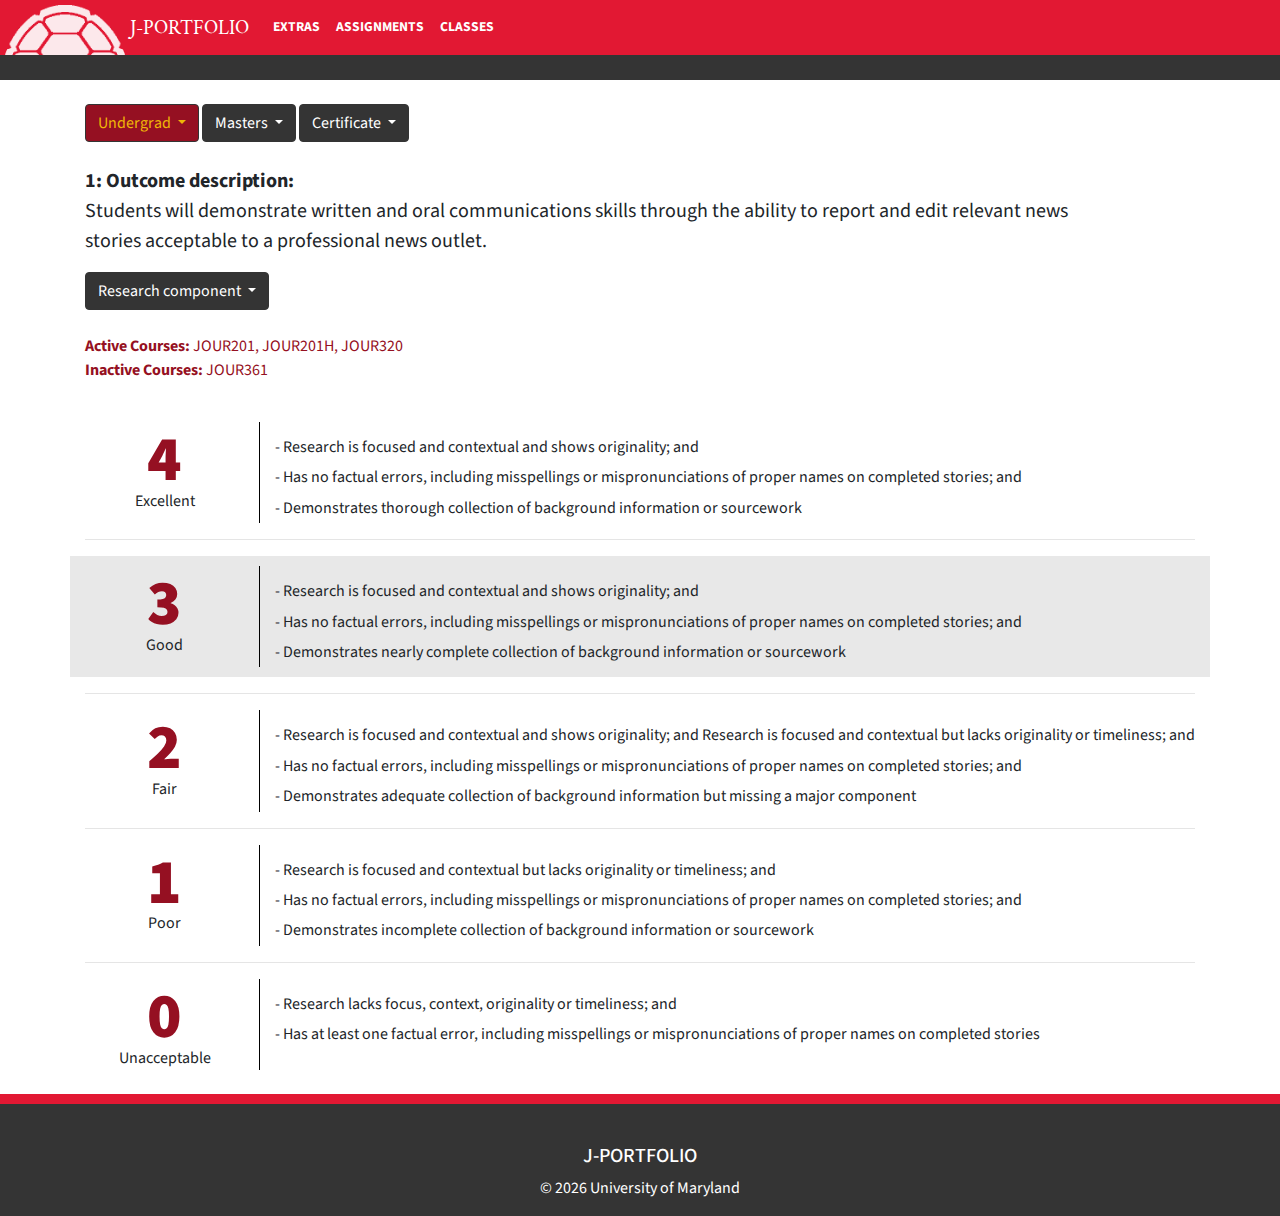
<file: index.html>
<!doctype html>
<html lang="en">
<head>
  <!-- Required meta tags -->
  <meta charset="utf-8">
  <meta name="viewport" content="width=device-width, initial-scale=1, shrink-to-fit=no">

  <!-- Bootstrap CSS & Google Fonts -->

  <link href="https://fonts.googleapis.com/css?family=Crimson+Text" rel="stylesheet">
  <link href="https://fonts.googleapis.com/css?family=Source+Sans+Pro" rel="stylesheet">
  <link rel="stylesheet" href="bootstrap/css/bootstrap.min.css">
  <link rel="stylesheet" href="bootstrap/css/custom-styles.css">

  <title>J-Portfolio | University of Maryland</title>

</head>

<body>

  <!-- Top Bar & Main Nav -->
  <nav class="navbar navbar-expand-lg navbar-dark bg-red">
    <img src="images/shell.gif" class="shell-header">
    <span class="navbar-brand">J-PORTFOLIO</span>
    <button class="navbar-toggler" type="button" data-toggle="collapse" data-target="#navbarSupportedContent" aria-controls="navbarSupportedContent" aria-expanded="false" aria-label="Toggle navigation">
      <span class="navbar-toggler-icon"></span>
    </button>

    <div class="collapse navbar-collapse" id="navbarSupportedContent">
      <ul class="navbar-nav mr-auto">
        <li class="nav-item">
          <a class="nav-link" href="#">Extras</a>
        </li>
        <li class="nav-item">
          <a class="nav-link" href="#">Assignments</a>
        </li>
        <li class="nav-item">
          <a class="nav-link" href="#">Classes</a>
        </li>
      </ul>
    </div>
  </nav>

  <!-- Black bar -->
  <nav class="navbar navbar-expand-lg navbar-light bg-black" style="min-height:25px;">

  </nav>

  <div class="container">

    <br>

    <!-- Undergrad button -->
    <div class="btn-group">
      <button type="button" class="btn btn-secondary dropdown-toggle selected" data-toggle="dropdown" aria-haspopup="true" aria-expanded="false">
        Undergrad
      </button>
      <div class="dropdown-menu">
        <a class="dropdown-item" href="#">Undergrad 1</a>
        <a class="dropdown-item" href="#">Undergrad 2</a>
        <a class="dropdown-item" href="#">Undergrad 3</a>
        <a class="dropdown-item" href="#">Undergrad 4</a>
        <a class="dropdown-item" href="#">Undergrad 5</a>
        <a class="dropdown-item" href="#">Undergrad 6</a>
        <a class="dropdown-item" href="#">Undergrad 7</a>
        <a class="dropdown-item" href="#">Undergrad 8</a>
      </div>
    </div>


    <!-- Grad button -->
    <div class="btn-group">
      <button type="button" class="btn btn-secondary dropdown-toggle" data-toggle="dropdown" aria-haspopup="true" aria-expanded="false">
        Masters
      </button>
      <div class="dropdown-menu">
        <a class="dropdown-item" href="#">Masters 1</a>
        <a class="dropdown-item" href="#">Masters 2</a>
        <a class="dropdown-item" href="#">Masters 3</a>
      </div>
    </div>


    <!-- Cert button -->
    <div class="btn-group">
      <button type="button" class="btn btn-secondary dropdown-toggle" data-toggle="dropdown" aria-haspopup="true" aria-expanded="false">
        Certificate
      </button>
      <div class="dropdown-menu">
        <a class="dropdown-item" href="#">Certificate 1</a>
      </div>
    </div>
    <br><br>
    <div class="row">
      <div class="col-12">

        <!-- Outcome desc -->
        <div class="outcomes-div">
          <p class="outcome-head"><strong>1: Outcome description:</strong><br>
            Students will demonstrate written and oral communications skills through the ability to report and edit relevant news stories acceptable to a professional news outlet.</p>
          </div>

          <!-- Component dropdown -->
          <div class="dropdown">
            <button class="btn btn-secondary dropdown-toggle" type="button" id="dropdownMenuButton" data-toggle="dropdown" aria-haspopup="true" aria-expanded="false">
              Research component
            </button>
            <div class="dropdown-menu" aria-labelledby="dropdownMenuButton">
              <a class="dropdown-item" href="#">Writing Component</a>
              <a class="dropdown-item" href="#">Editing Component</a>
              <a class="dropdown-item" href="#">Broadcast Writing Component</a>
              <a class="dropdown-item" href="#">Broadcast Editing Component</a>

            </div>
          </div>
          <br><p class="active-course"><strong>Active Courses:</strong> JOUR201, JOUR201H, JOUR320 </br>
          <strong>Inactive Courses:</strong> JOUR361 </p>
        </div>
      </div>
      <br>

      <!-- Excellent block -->
      <div class="row">
        <div class="col-12 col-lg-2 col-md-2 col-sm-4 big-number">
          <h1>4</h1>
          <span class="good-text">Excellent</span>
        </div>
        <div class="col-12 col-lg-10 col-md-10 col-sm-8 extra-leading">
          - Research is focused and contextual and shows originality; and
          <br>
          - Has no factual errors, including misspellings or mispronunciations of proper names on completed stories; and
          <br>
          - Demonstrates thorough collection of background information or sourcework
        </div>
      </div>

      <hr>

      <!-- Good block -->
      <div class="row row-highlighted">
        <div class="col-12 col-lg-2 col-md-2 col-sm-4 big-number">
          <h1>3</h1>
          <span class="good-text">Good</span>
        </div>
        <div class="col-12 col-lg-10 col-md-10 col-sm-8 extra-leading">
          - Research is focused and contextual and shows originality; and
          <br>
          - Has no factual errors, including misspellings or mispronunciations of proper names on completed stories; and
          <br>
          - Demonstrates nearly complete collection of background information or sourcework
        </div>
      </div>

      <hr>

      <!-- Fair block -->
      <div class="row">
        <div class="col-12 col-lg-2 col-md-2 col-sm-4 big-number">
          <h1>2</h1>
          <span class="good-text">Fair</span>
        </div>
        <div class="col-12 col-lg-10 col-md-10 col-sm-8 extra-leading">
          - Research is focused and contextual and shows originality; and
          Research is focused and contextual but lacks originality or timeliness; and
          <br>
          - Has no factual errors, including misspellings or mispronunciations of proper names on completed stories; and
          <br>
          - Demonstrates adequate collection of background information but missing a major component
        </div>
      </div>

      <hr>

      <!-- Poor block -->
      <div class="row">
        <div class="col-12 col-lg-2 col-md-2 col-sm-4 big-number">
          <h1>1</h1>
          <span class="good-text">Poor</span>
        </div>
        <div class="col-12 col-lg-10 col-md-10 col-sm-8 extra-leading">
          - Research is focused and contextual but lacks originality or timeliness; and
          <br>
          - Has no factual errors, including misspellings or mispronunciations of proper names on completed stories; and
          <br>
          - Demonstrates incomplete collection of background information or sourcework
        </div>
      </div>

      <hr>

      <!-- Unacceptable block -->
      <div class="row">
        <div class="col-12 col-lg-2 col-md-2 col-sm-4 big-number">
          <h1>0</h1>
          <span class="good-text">Unacceptable</span>
        </div>
        <div class="col-12 col-lg-10 col-md-10 col-sm-8 extra-leading">
          - Research lacks focus, context, originality or timeliness; and
          <br>
          - Has at least one factual error, including misspellings or mispronunciations of proper names on completed stories
        </div>
      </div>

    </div>


    <!--Footer-->
    <footer class="page-footer font-small pt-4 mt-4">

      <!--Footer Links-->
      <div class="container-fluid text-center text-md-left">

        <!--Copyright-->

        <div class="footer-copyright py-3 text-center">
          <h5 class="text-uppercase">J-Portfolio</h5>
          © <script>document.write(new Date().getFullYear())</script>
          University of Maryland </a>
        </div>
        <!--/.Copyright-->

      </footer>
      <!--/.Footer-->


      <!-- jQuery first, then Popper.js, then Bootstrap JS -->
      <script src="https://code.jquery.com/jquery-3.2.1.slim.min.js" integrity="sha384-KJ3o2DKtIkvYIK3UENzmM7KCkRr/rE9/Qpg6aAZGJwFDMVNA/GpGFF93hXpG5KkN" crossorigin="anonymous"></script>
      <script src="https://cdnjs.cloudflare.com/ajax/libs/popper.js/1.12.9/umd/popper.min.js" integrity="sha384-ApNbgh9B+Y1QKtv3Rn7W3mgPxhU9K/ScQsAP7hUibX39j7fakFPskvXusvfa0b4Q" crossorigin="anonymous"></script>
      <script src="bootstrap/js/bootstrap.min.js"></script>
    </body>
    </html>
</file>
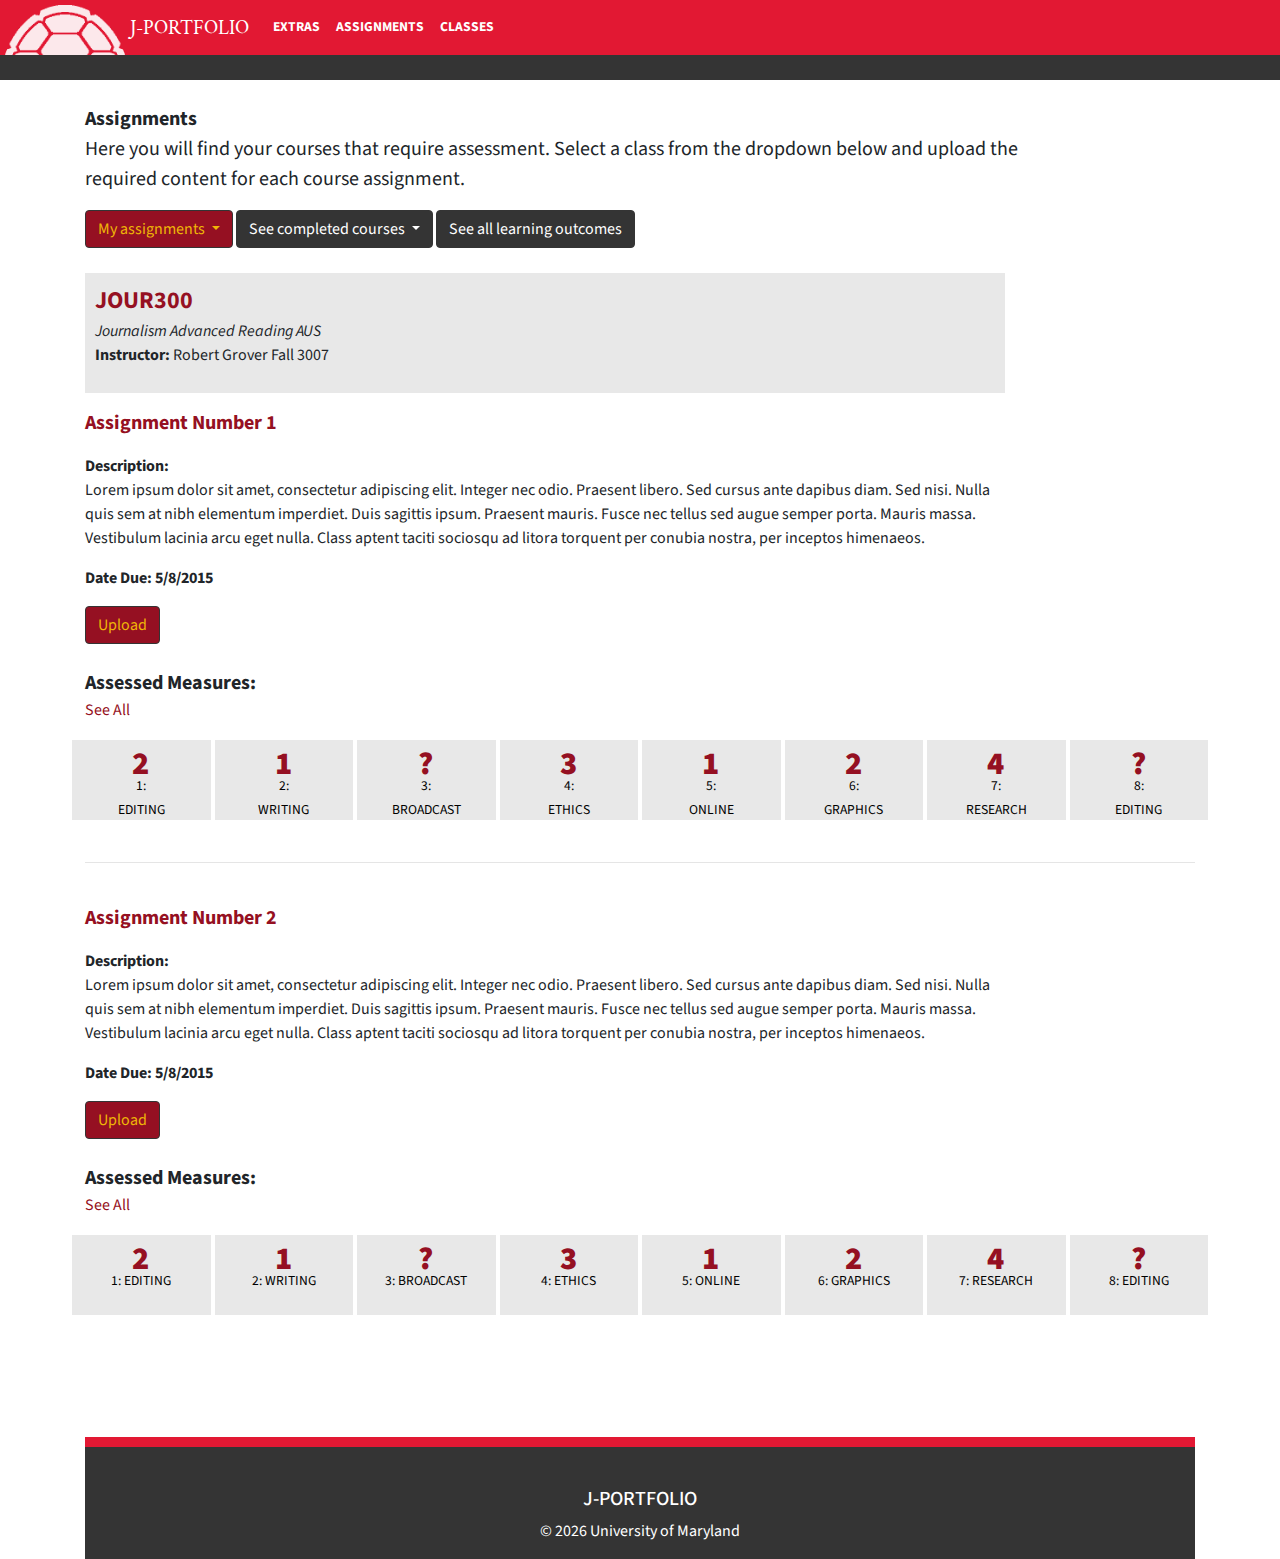
<file: assignments.html>
<!doctype html>
<html lang="en">
<head>
  <!-- Required meta tags -->
  <meta charset="utf-8">
  <meta name="viewport" content="width=device-width, initial-scale=1, shrink-to-fit=no">

  <!-- Bootstrap CSS & Google Fonts -->

  <link href="https://fonts.googleapis.com/css?family=Crimson+Text" rel="stylesheet">
  <link href="https://fonts.googleapis.com/css?family=Source+Sans+Pro:400,700" rel="stylesheet">
  <link rel="stylesheet" href="bootstrap/css/bootstrap.min.css">
  <link rel="stylesheet" href="bootstrap/css/custom-styles.css">

  <title>J-Portfolio | University of Maryland</title>

</head>

<body>

  <!-- Top Bar & Main Nav -->
  <nav class="navbar navbar-expand-lg navbar-dark bg-red">
    <img src="images/shell.gif" class="shell-header">
    <span class="navbar-brand">J-PORTFOLIO</span>
    <button class="navbar-toggler" type="button" data-toggle="collapse" data-target="#navbarSupportedContent" aria-controls="navbarSupportedContent" aria-expanded="false" aria-label="Toggle navigation">
      <span class="navbar-toggler-icon"></span>
    </button>

    <div class="collapse navbar-collapse" id="navbarSupportedContent">
      <ul class="navbar-nav mr-auto">
        <li class="nav-item">
          <a class="nav-link" href="#">Extras</a>
        </li>
        <li class="nav-item">
          <a class="nav-link" href="#">Assignments</a>
        </li>
        <li class="nav-item">
          <a class="nav-link" href="#">Classes</a>
        </li>
      </ul>
    </div>
  </nav>

  <!-- Black bar -->
  <nav class="navbar navbar-expand-lg navbar-light bg-black" style="min-height:25px;">

  </nav>

  <div class="container">

    <br>


    <div class="row">
      <div class="col-12">

        <!-- Outcome desc -->
        <div class="outcomes-div">
          <p class="outcome-head"><strong>Assignments</strong><br>
          Here you will find your courses that require assessment.  Select a class from the dropdown below and upload the required content for each course assignment.</p>
          </div>

          <!-- Assignment dropdown -->
          <div class="btn-group">
            <button type="button" class="btn btn-secondary dropdown-toggle selected" data-toggle="dropdown" aria-haspopup="true" aria-expanded="false">
              My assignments
            </button>
            <div class="dropdown-menu">
              <a class="dropdown-item" href="#">JOUR 201</a>
              <a class="dropdown-item" href="#">JOUR 202</a>
              <a class="dropdown-item" href="#">JOUR 203</a>
            </div>
          </div>


          <!-- Previous assignment -->
          <div class="btn-group">
            <button type="button" class="btn btn-secondary dropdown-toggle" data-toggle="dropdown" aria-haspopup="true" aria-expanded="false">
              See completed courses
            </button>
            <div class="dropdown-menu">
              <a class="dropdown-item" href="#">JOUR 101</a>
              <a class="dropdown-item" href="#">JOUR 102</a>
              <a class="dropdown-item" href="#">JOUR 103</a>
            </div>
          </div>


          <!-- Learning outcomes -->
          <div class="btn-group">
            <button type="button" class="btn btn-secondary" aria-haspopup="true" aria-expanded="false">
              See all learning outcomes
            </button>

        </div>
      </div>

    </div>




      <!-- Course -->
      <div class="row">

        <div class="col-10">

          <div class="course-top">
            <p><span class="course">JOUR300</span><br>
            <em>Journalism Advanced Reading AUS</em><br>
            <strong>Instructor:</strong> Robert Grover Fall 3007</p>
          </div>

          <!-- ASSIGNMENT 1 -->
          <div class="course-assignment">
            <p><strong class="red assignment">Assignment Number 1</strong></p>
            <p><strong style="font-weight:700;">Description:</strong><br>
            Lorem ipsum dolor sit amet, consectetur adipiscing elit. Integer nec odio. Praesent libero. Sed cursus ante dapibus diam. Sed nisi. Nulla quis sem at nibh elementum imperdiet. Duis sagittis ipsum. Praesent mauris. Fusce nec tellus sed augue semper porta. Mauris massa. Vestibulum lacinia arcu eget nulla. Class aptent taciti sociosqu ad litora torquent per conubia nostra, per inceptos himenaeos.</p>
            <p><strong>Date Due: 5/8/2015</strong></p>

            <button type="button" class="btn btn-secondary selected" aria-haspopup="true" aria-expanded="false">
              Upload
            </button>

            <br><br> <p><strong class="subhead">Assessed Measures:</strong>
            <br><a href="#">See All</a></p>


          </div>

        </div>

        <div class="col"></div>

      </div>
      <!-- END ROW -->


      <div class="row measures">
        <div class="col">
            <h1 class="med-number">2</h1>
            <div class="measure"><a href="#">1:<br> EDITING</a></div>
        </div>

          <div class="col">
              <h1 class="med-number">1</h1>
              <div class="measure"><a href="#">2:<br> WRITING</a></div>
          </div>

            <div class="col">
                <h1 class="med-number">?</h1>
                <div class="measure"><a href="#">3:<br> BROADCAST</a></div>
            </div>

              <div class="col">
                  <h1 class="med-number">3</h1>
                  <div class="measure"><a href="#">4:<br> ETHICS</a></div>
              </div>


              <div class="col">
                  <h1 class="med-number">1</h1>
                  <div class="measure"><a href="#">5:<br> ONLINE</a></div>
              </div>

                <div class="col">
                    <h1 class="med-number">2</h1>
                    <div class="measure"><a href="#">6:<br> GRAPHICS</a></div>
                </div>

                  <div class="col">
                      <h1 class="med-number">4</h1>
                      <div class="measure"><a href="#">7:<br> RESEARCH</a></div>
                  </div>

                    <div class="col">
                        <h1 class="med-number">?</h1>
                        <div class="measure"><a href="#">8:<br> EDITING</a></div>
                    </div>

            </div>

      <!-- END ROW END ASSIGNMENT -->

      <br><hr><br>

      <div class="row">

        <div class="col-10">

          <!-- ASSIGNMENT 2 -->
          <div class="course-assignment">
            <p><strong class="red assignment">Assignment Number 2</strong></p>
            <p><strong style="font-weight:700;">Description:</strong><br>
            Lorem ipsum dolor sit amet, consectetur adipiscing elit. Integer nec odio. Praesent libero. Sed cursus ante dapibus diam. Sed nisi. Nulla quis sem at nibh elementum imperdiet. Duis sagittis ipsum. Praesent mauris. Fusce nec tellus sed augue semper porta. Mauris massa. Vestibulum lacinia arcu eget nulla. Class aptent taciti sociosqu ad litora torquent per conubia nostra, per inceptos himenaeos.</p>
            <p><strong>Date Due: 5/8/2015</strong></p>

            <button type="button" class="btn btn-secondary selected" aria-haspopup="true" aria-expanded="false">
              Upload
            </button>

            <br><br> <p><strong class="subhead">Assessed Measures:</strong>
            <br><a href="#">See All</a></p>


          </div>

        </div>

        <div class="col"></div>

      </div>
      <!-- END ROW -->


      <div class="row measures">
        <div class="col">
            <h1 class="med-number">2</h1>
            <div class="measure"><a href="#">1: EDITING</a></div>
        </div>

          <div class="col">
              <h1 class="med-number">1</h1>
              <div class="measure"><a href="#">2: WRITING</a></div>
          </div>

            <div class="col">
                <h1 class="med-number">?</h1>
                <div class="measure"><a href="#">3: BROADCAST</a></div>
            </div>

              <div class="col">
                  <h1 class="med-number">3</h1>
                  <div class="measure"><a href="#">4: ETHICS</a></div>
              </div>


              <div class="col">
                  <h1 class="med-number">1</h1>
                  <div class="measure"><a href="#">5: ONLINE</a></div>
              </div>

                <div class="col">
                    <h1 class="med-number">2</h1>
                    <div class="measure"><a href="#">6: GRAPHICS</a></div>
                </div>

                  <div class="col">
                      <h1 class="med-number">4</h1>
                      <div class="measure"><a href="#">7: RESEARCH</a></div>
                  </div>

                    <div class="col">
                        <h1 class="med-number">?</h1>
                        <div class="measure"><a href="#">8: EDITING</a></div>
                    </div>

            </div>




    <br><br><br><br>
    <!--Footer-->
    <footer class="page-footer font-small pt-4 mt-4">

      <!--Footer Links-->
      <div class="container-fluid text-center text-md-left">

        <!--Copyright-->

        <div class="footer-copyright py-3 text-center">
          <h5 class="text-uppercase">J-Portfolio</h5>
          © <script>document.write(new Date().getFullYear())</script>
          University of Maryland </a>
        </div>
        <!--/.Copyright-->

      </footer>
      <!--/.Footer-->


      <!-- jQuery first, then Popper.js, then Bootstrap JS -->
      <script src="https://code.jquery.com/jquery-3.2.1.slim.min.js" integrity="sha384-KJ3o2DKtIkvYIK3UENzmM7KCkRr/rE9/Qpg6aAZGJwFDMVNA/GpGFF93hXpG5KkN" crossorigin="anonymous"></script>
      <script src="https://cdnjs.cloudflare.com/ajax/libs/popper.js/1.12.9/umd/popper.min.js" integrity="sha384-ApNbgh9B+Y1QKtv3Rn7W3mgPxhU9K/ScQsAP7hUibX39j7fakFPskvXusvfa0b4Q" crossorigin="anonymous"></script>
      <script src="bootstrap/js/bootstrap.min.js"></script>
    </body>
    </html>
</file>
<file: bootstrap/css/custom-styles.css>
BODY {
  font-family: 'Source Sans Pro', sans-serif;

}

.red {
  color:#951022;
}

a:link {
  color:#951022;
  text-decoration: none;
}

.page-footer {
  background:#343434;
  border-top:10px solid #E21833;
  color:#fff;
}

.bg-red {
    background-color: #E21833!important;
}

.bg-black {
    background-color: #343434!important;
}


.btn-secondary {
    background-color:#343434!important;
    border-color:#343434!important;
}

.navbar {
  padding: 0px;
}

.shell-header {
  height:50px;
  margin-top:5px;
  opacity: 0.9;
   filter: alpha(opacity=90);
}

.navbar-brand {
  color: #fff!important;
  font-family: 'Crimson Text', serif;
}

.navbar a.nav-link {
  font-family: 'Source Sans Pro', sans-serif;
  color: #fff!important;
  text-transform: uppercase;
  font-weight: 700;
  font-size:.85em;
  padding-left:20px;
}

.navbar a.nav-link:hover {
  color: #efb607!important;
}

.selected {
  color: #efb607!important;
}

.navbar a.sub-nav-link {
  font-family: 'Source Sans Pro', sans-serif;
  color: #fff!important;
  text-transform: uppercase;
  font-weight: 500;
  font-size:.85em;
}

H1 {
  font-family: 'Source Sans Pro', sans-serif;
  color:#951022;
  font-weight:900;
  font-size:4em;
  margin-bottom:-10px;

}

.big-number {
  text-align:center;
  border-right:1px solid #000;
}

@media(max-width:575px) {

  .big-number {
    border-right:none;
  }

}

.good-text {
  font-family: 'Source Sans Pro', sans-serif;
  font-size:1em;
}

.extra-leading {
  line-height:190%;
  padding-top:10px;
}

.outcome-head {
  font-family: 'Source Sans Pro', sans-serif;
  font-size:1.25em;
}

.navbar-toggler .navbar-toggler-icon {
  background-image: url("data:image/svg+xml;charset=utf8,%3Csvg viewBox='0 0 32 32' xmlns='http://www.w3.org/2000/svg'%3E%3Cpath stroke='rgba(255,255,255, 0.9)' stroke-width='2' stroke-linecap='round' stroke-miterlimit='10' d='M4 8h24M4 16h24M4 24h24'/%3E%3C/svg%3E");
}

.navbar-toggler  {
  margin-right:20px;
  border-color: rgba(255,255,255,.9)!important;
}

.outcomes-div {
  width:95%;
  max-width:1000px;
}

.row-highlighted {
  background:#E8E8E8;
  padding-top: 10px;
  padding-bottom: 10px;
}

.selected {
  background:#951022!important;
}

.active-course {
  color: #951022;
}

@media(max-width:400px) {

  .btn {
    font-size:.8em;
  }

.shell-header {
  height:40px;
}

.navbar-brand {
  font-size: 1em;
}

}


/* Assignment page styles */

.course-top {
  background:#e8e8e8;
  width:100%;
  margin-top:25px;
  margin-bottom:15px;
  padding:10px;
}


.measure {
  text-align:center;
  margin:0 auto;
}




.subhead {
  font-size:1.25em;
}

.course {
  color:#951022;
  font-weight:700;
  font-size:1.5em;
}

.med-number {
  text-align:center;
  border-right:1px solid #e8e8e8;
  font-size:2em;
}

.assignment {
  font-size:1.25em;
}

.measure a:link {
  color:#000;
  text-decoration: none;
  font-size:.85em;
}

.measures .col {
  min-width:80px;
  height:80px;
  background:#e8e8e8;
  margin:2px;
  padding-top:5px;
  padding-bottom:5px;
}
</file>
